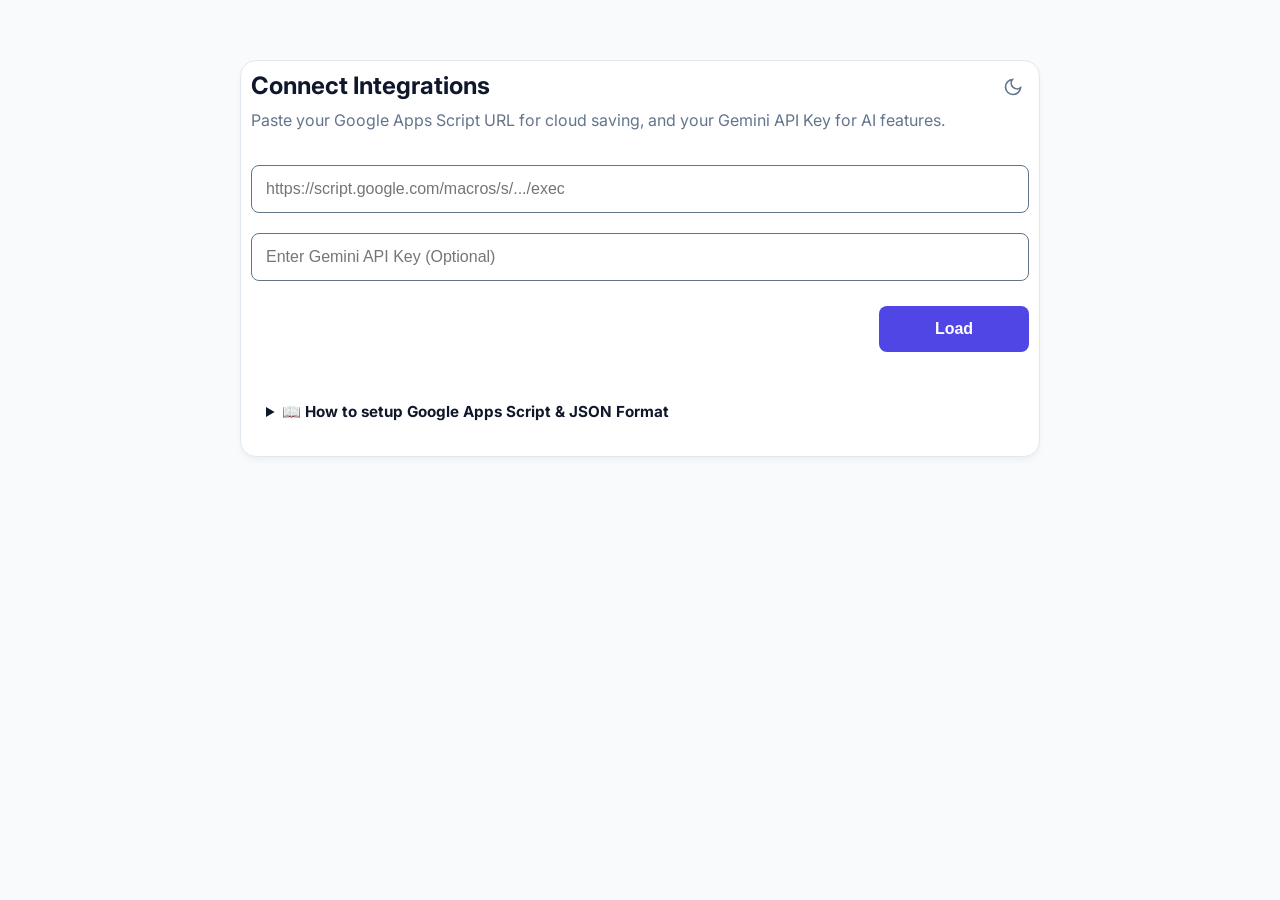
<file: index.html>
<!DOCTYPE html>
<html lang="en">
<head>
    <meta charset="UTF-8">
    <meta name="viewport" content="width=device-width, initial-scale=1.0">
    <title>Dynamic Quiz</title> 
    <link rel="preconnect" href="https://fonts.googleapis.com">
    <link rel="preconnect" href="https://fonts.gstatic.com" crossorigin>
    <link href="https://fonts.googleapis.com/css2?family=Inter:wght@400;500;600;700&display=swap" rel="stylesheet">
    <link rel="stylesheet" href="style.css">
</head>
<body class="">

<div id="progressOverlay" class="overlay hidden"></div>
<div id="progressModal" class="card progress-modal hidden">
    <h3 id="progressTitle" style="margin-top: 0;">Syncing...</h3>
    <p id="progressDesc" style="font-size: 0.9em; color: var(--secondary);">Processing sequentially in batches. Please do not close the page.</p>
    <div style="background: var(--border); border-radius: 8px; height: 20px; overflow: hidden; margin: 15px 0;">
        <div id="progressBar" style="background: var(--green); width: 0%; height: 100%; transition: width 0.3s;"></div>
    </div>
    
    <p id="progressText" style="font-weight: bold; color: var(--text); margin: 0 0 5px 0;">0 / 0</p>
    <p id="progressModelText" style="font-size: 0.85em; color: var(--indigo); margin: 0; font-weight: 600;"></p>
    <p id="progressErrorText" style="color: var(--red); font-weight: bold; font-size: 0.9em; margin: 12px 0 0 0;"></p>
    <button id="cancelApiBtn" class="btn-secondary" style="margin-top: 16px; width: 100%; padding: 12px; border-radius: var(--radius-md); font-weight: 600; cursor: pointer; border: none; font-size: 0.95em;">Cancel Request</button>
</div>

<!-- Review & Notes Modals -->
<div id="reviewOverlay" class="overlay hidden"></div>
<div id="reviewModal" class="card review-modal hidden">
    <button id="closeReviewBtn" class="close-review-btn" title="Close Review">&times;</button>
    
    <!-- NEW: Flex header with Check Again Button -->
    <div style="display: flex; justify-content: space-between; align-items: center; padding-right: 40px; margin-bottom: 5px;">
        <h2 style="margin: 0; color: var(--text);">AI Answer Updates</h2>
        <button id="recheckAllBtn" class="action-btn" style="background: var(--indigo); padding: 8px 16px; font-size: 14px; min-width: auto; flex: none;">
            <svg viewBox="0 0 24 24" width="16" height="16" stroke="currentColor" stroke-width="2" fill="none" stroke-linecap="round" stroke-linejoin="round">
                <path d="M21.5 2v6h-6M21.34 15.57a10 10 0 1 1-.59-10.45l5.25 4.88"></path>
            </svg> Check Again
        </button>
    </div>
    
    <p style="color: var(--secondary); margin-top: 0;">Review the answers modified by the AI below:</p>
    <div id="reviewContent" style="display: flex; flex-direction: column; gap: 15px; margin-top: 15px;"></div>
</div>

<div id="notesOverlay" class="overlay hidden"></div>
<div id="notesModal" class="card notes-modal hidden">
    <button id="closeNotesBtn" class="close-review-btn" title="Close Notes">&times;</button>
    <div class="notes-modal-header" style="display: flex; justify-content: space-between; align-items: center; padding-right: 40px;">
        <h2 style="margin: 0; color: var(--text);">Study Notes</h2>
        <button id="regenerateNotesBtn" class="action-btn" style="background: var(--purple); padding: 8px 16px; font-size: 14px; min-width: auto; flex: none;">
            <svg viewBox="0 0 24 24" width="16" height="16" stroke="currentColor" stroke-width="2" fill="none"><polyline points="23 4 23 10 17 10"></polyline><polyline points="1 20 1 14 7 14"></polyline><path d="M3.51 9a9 9 0 0 0 20.49 15"></path></svg> Regenerate
        </button>
    </div>
    <p style="color: var(--secondary); margin-top: 5px;">Concise, auto-generated notes based on quiz explanations.</p>
    <div id="notesContent" style="display: flex; flex-direction: column; gap: 10px; margin-top: 15px; font-size: 1.05em; line-height: 1.7; white-space: pre-wrap;"></div>
</div>

<!-- Duplicates Modal -->
<div id="duplicatesOverlay" class="overlay hidden" style="z-index: 2000;"></div>
<div id="duplicatesModal" class="card review-modal hidden" style="z-index: 2001; max-width: 850px;">
    <button id="closeDuplicatesBtn" class="close-review-btn" title="Close Duplicates Modal">&times;</button>
    <div style="display: flex; justify-content: space-between; align-items: center; padding-right: 40px; margin-bottom: 5px;">
        <h2 style="margin: 0; color: var(--text);">Check Duplicates</h2>
        <button id="recheckDuplicatesBtn" class="action-btn" style="background: var(--indigo); padding: 8px 16px; font-size: 14px; min-width: auto; flex: none;">
            <svg viewBox="0 0 24 24" width="16" height="16" stroke="currentColor" stroke-width="2" fill="none" stroke-linecap="round" stroke-linejoin="round">
                <path d="M21.5 2v6h-6M21.34 15.57a10 10 0 1 1-.59-10.45l5.25 4.88"></path>
            </svg> Re-check
        </button>
    </div>
    <p id="duplicatesSubtitle" style="color: var(--secondary); margin-top: 0;">Scan quiz questions and options for duplicate entries.</p>
    <div id="duplicatesContent" style="display: flex; flex-direction: column; gap: 15px; margin-top: 15px;"></div>
</div>

<!-- API Settings Modal -->
<div id="apiSettingsOverlay" class="overlay hidden" style="z-index: 2000;"></div>
<div id="apiSettingsModal" class="card review-modal hidden" style="z-index: 2001; max-width: 450px; top: 15%; padding: 30px;">
    <h2 style="margin-top: 0; color: var(--text);">API Settings</h2>
    <p style="color: var(--secondary); margin-top: 0; margin-bottom: 20px;">Update your Gemini API credentials and preferred model.</p>
    
    <label style="font-weight:bold; color: var(--text); display: block; text-align: left;">Gemini API Key:</label>
    <input type="password" id="modalApiKeyInput" placeholder="Leave blank to remove" style="margin: 8px 0 15px 0;">
    
    <label style="font-weight:bold; color: var(--text); display: flex; align-items: center; text-align: left;">
        Gemini Model Name (Optional):
        <span class="info-tooltip" tabindex="0">
            <svg style="color: var(--secondary);" viewBox="0 0 24 24" width="16" height="16" stroke="currentColor" stroke-width="2" fill="none" stroke-linecap="round" stroke-linejoin="round">
                <circle cx="12" cy="12" r="10"></circle>
                <line x1="12" y1="16" x2="12" y2="12"></line>
                <line x1="12" y1="8" x2="12.01" y2="8"></line>
            </svg>
            <span class="tooltip-box">
                <strong style="color: var(--indigo); display: block; margin-bottom: 6px;">Default Models:</strong>
                • gemini-3.6-flash (Primary)<br>
                • gemini-3.5-flash-lite (Fallback)<br><br>
                Leave blank to use defaults. If your primary or custom model (e.g., gemini-3.8-flash) exceeds its quota or rate limit, requests automatically drop to the fallback model (gemini-3.5-flash-lite).
            </span>
        </span>
    </label>
    <input type="text" id="modalApiModelInput" placeholder="e.g., gemini-3.6-flash" style="margin: 8px 0 0 0;">
    
    <p id="apiSettingsError" style="color: var(--red); font-size: 0.9em; font-weight: 600; min-height: 20px; margin: 10px 0 0 0; text-align: left;"></p>
    
    <div class="bottom-actions" style="margin-top: 20px;">
        <button id="saveApiSettingsBtn" class="btn-green">Save Settings</button>
        <button id="cancelApiSettingsBtn" class="btn-secondary">Cancel</button>
    </div>
</div>

<!-- Universal Alert/Confirm Dialog Modal -->
<div id="dialogOverlay" class="overlay hidden" style="z-index: 3000;"></div>
<div id="dialogModal" class="card hidden" style="position: fixed; top: 50%; left: 50%; transform: translate(-50%, -50%); width: 90%; max-width: 420px; z-index: 3001; padding: 30px; text-align: center; display: flex; flex-direction: column;">
    <h2 id="dialogTitle" style="margin-top: 0; color: var(--text);">Notice</h2>
    <p id="dialogMessage" style="color: var(--secondary); margin-top: 5px; margin-bottom: 25px; line-height: 1.5; font-size: 1.05em;"></p>
    <div style="display: flex; gap: 15px; justify-content: center; flex-wrap: wrap;">
        <button id="dialogCancelBtn" class="btn-secondary hidden" style="padding: 12px 24px; border-radius: var(--radius-md); font-weight: 600; cursor: pointer; border: none; flex: 1; font-size: 1em; color: var(--text);">Cancel</button>
        <button id="dialogConfirmBtn" class="btn-primary" style="padding: 12px 24px; border-radius: var(--radius-md); font-weight: 600; cursor: pointer; border: none; flex: 1; color: white; font-size: 1em;">OK</button>
    </div>
</div>

<!-- Configuration Screens -->
<div id="configScreen" class="config-container card">
    <div style="display: flex; justify-content: space-between; align-items: flex-start; margin-bottom: 35px;">
        <div>
            <h2 style="margin: 0 0 10px 0;">Connect Integrations</h2>
            <p style="margin: 0; color: var(--secondary);">Paste your Google Apps Script URL for cloud saving, and your Gemini API Key for AI features.</p>
        </div>
        <button id="themeToggleBtnConfig" class="icon-btn" title="Toggle Theme" style="flex-shrink: 0; margin-left: 15px;"></button>
    </div>
    
    <div style="display: flex; flex-direction: column; gap: 20px;">
        <input type="text" id="scriptUrlInput" placeholder="https://script.google.com/macros/s/.../exec" style="margin: 0;">
        <input type="password" id="geminiApiKeyInput" placeholder="Enter Gemini API Key (Optional)" style="margin: 0;">
    </div>
    
    <div style="display: flex; justify-content: flex-end; margin-top: 25px;">
        <button id="loadBtn" class="action-btn" style="min-width: 150px;">Load</button>
    </div>
    
    <div id="loadProgressContainer" class="hidden" style="margin-top: 25px; padding: 15px; background: var(--bg); border: 1px solid var(--border); border-radius: 8px;">
        <p id="loadProgressText" style="color: var(--primary); font-weight: bold; margin: 0 0 12px 0; display: flex; justify-content: space-between;">
            <span>⏳ Communicating with Google Drive...</span>
        </p>
        <div style="background: var(--border); border-radius: 8px; height: 14px; overflow: hidden; width: 100%;">
            <div id="loadProgressBar" style="background: var(--primary); width: 0%; height: 100%; transition: width 0.5s ease-out, background-color 0.3s ease;"></div>
        </div>
        <p id="loadErrorText" class="hidden" style="color: var(--red); font-size: 0.9em; font-weight: 600; margin: 12px 0 0 0;"></p>
    </div>

    <!-- Setup Guide Section -->
    <div class="guide-section" style="margin: 35px 0 10px 0; padding: 15px; background: var(--edit-bg); border: 1px dashed var(--warning); border-radius: 8px; font-size: 0.95em;">
        <details>
            <summary style="font-weight: bold; cursor: pointer; color: var(--primary-hover); outline: none;">📖 How to setup Google Apps Script & JSON Format</summary>
            <div style="margin-top: 15px; color: var(--text);">
                <h4 style="margin-top: 0;">Google Apps Script Setup</h4>
                <ol style="padding-left: 20px; line-height: 1.6;">
                    <li>Create a blank text file in your Google Drive. Right-click it, select <strong>Share</strong>, and set general access to <strong>Anyone with the link</strong>.</li>
                    <li>Copy the <strong>File ID</strong> from the sharing link.</li>
                    <li>Go to <a href="https://script.google.com" target="_blank" style="color: var(--primary);">script.google.com</a> and click <strong>New Project</strong>.</li>
                    <li>Open this <a href="https://docs.google.com/document/d/16jmzlkyOZBvo28CyPSjJifSOuhsWieFGZusJhTzh8Yg/edit?usp=drivesdk" target="_blank" style="color: var(--primary);"><strong>Sample Google Script</strong></a>, copy its contents, and paste it into your new Apps Script project.</li>
                    <li>Inside the script editor, locate the variable for the File ID and replace it.</li>
                    <li>Click <strong>Deploy</strong> &gt; <strong>New deployment</strong> in the top right.</li>
                    <li>Select the gear icon and choose <strong>Web app</strong>.</li>
                    <li>Set <em>Execute as</em> to <strong>Me</strong> and <em>Who has access</em> to <strong>Anyone</strong>.</li>
                    <li>Click <strong>Deploy</strong>, copy the resulting <strong>Web app URL</strong>, and paste it in the input above.</li>
                </ol>
            </div>
        </details>
    </div>
</div>

<div id="jsonInputScreen" class="config-container card hidden">
    <h2 id="jsonScreenTitle">Upload Quiz Data</h2>
    <p id="jsonScreenDesc">Paste your JSON array of questions here:</p>
    <textarea id="jsonInput" placeholder='[ { "question": "What is the capital of France?", "options": ["Berlin", "London", "Paris", "Rome"], "correctAnswers": [2] } ]'></textarea>
    <div class="button-group" style="margin-top: 0;">
        <button id="saveNewJsonBtn" class="action-btn">Save to Cloud & Start</button>
        <button id="cancelJsonBtn" class="action-btn btn-warning hidden">Cancel</button>
    </div>
</div>

<!-- Main App UI -->
<div id="quizApp" class="app-wrapper hidden">
    <!-- LEFT COLUMN -->
    <div class="left-column">
        <!-- Status Header -->
        <div class="card status-card">
            <div class="status-left">
                <svg viewBox="0 0 24 24" width="28" height="28" stroke="var(--secondary)" stroke-width="2" fill="none"><path d="M17.5 19H9a7 7 0 1 1 6.71-9h1.79a4.5 4.5 0 1 1 0 9Z"></path></svg>
                <div class="status-text">
                    <div class="status-title">Drive Sync Status</div>
                    <div id="syncIndicator" class="sync-status">Active & Connected <span class="dot success-dot"></span></div>
                </div>
            </div>
            <div class="status-right">
                <button id="themeToggleBtn" class="icon-btn" title="Toggle Theme">
                    <svg viewBox="0 0 24 24" width="20" height="20" stroke="currentColor" stroke-width="2" fill="none"><circle cx="12" cy="12" r="5"></circle><line x1="12" y1="1" x2="12" y2="3"></line><line x1="12" y1="21" x2="12" y2="23"></line><line x1="4.22" y1="4.22" x2="5.64" y2="5.64"></line><line x1="18.36" y1="18.36" x2="19.78" y2="19.78"></line><line x1="1" y1="12" x2="3" y2="12"></line><line x1="21" y1="12" x2="23" y2="12"></line><line x1="4.22" y1="19.78" x2="5.64" y2="18.36"></line><line x1="18.36" y1="5.64" x2="19.78" y2="4.22"></line></svg>
                </button>
                <button id="changeApiKeyBtn" class="icon-btn" title="Change API Key & Model">
                    <svg viewBox="0 0 24 24" width="20" height="20" stroke="currentColor" stroke-width="2" fill="none"><path d="M21 2l-2 2m-7.61 7.61a5.5 5.5 0 1 1-7.778 7.778 5.5 5.5 0 0 1 7.777-7.777zm0 0L15.5 7.5m0 0l3 3L22 7l-3-3m-3.5 3.5L19 4"></path></svg>
                </button>
            </div>
        </div>

        <!-- Progress Sidebar -->
        <div class="card sidebar-card">
            <h3 class="sidebar-header">Quiz Progress <span id="progressMeta" style="color: var(--secondary); font-weight: normal; font-size: 0.9em;">(0/0)</span></h3>
            <div id="navGrid" class="nav-grid"></div>
        </div>
    </div>

    <!-- RIGHT COLUMN -->
    <div class="right-column">
        <!-- Action Toolbar -->
        <div class="card toolbar-card">
            <div class="toolbar-actions">
                <button id="addQBtn" class="toolbar-btn btn-add" title="Add New Question">
                    <svg viewBox="0 0 24 24" width="16" height="16" stroke="currentColor" stroke-width="2.5" fill="none" stroke-linecap="round" stroke-linejoin="round">
                        <line x1="12" y1="5" x2="12" y2="19"></line>
                        <line x1="5" y1="12" x2="19" y2="12"></line>
                    </svg>
                    <span class="btn-text">New Question</span>
                </button>
                <button id="checkDuplicatesBtn" class="toolbar-btn btn-duplicates" title="Check for Duplicate Questions">
                    <svg viewBox="0 0 24 24" width="16" height="16" stroke="currentColor" stroke-width="2" fill="none" stroke-linecap="round" stroke-linejoin="round">
                        <rect x="9" y="9" width="13" height="13" rx="2" ry="2"></rect>
                        <path d="M5 15H4a2 2 0 0 1-2-2V4a2 2 0 0 1 2-2h9a2 2 0 0 1 2 2v1"></path>
                    </svg>
                    <span class="btn-text">Check Duplicates</span>
                </button>
                
                <div class="toolbar-spacer"></div>

                <div class="menu-dropdown-container">
                    <button id="menuDropdownBtn" class="toolbar-btn btn-menu" aria-haspopup="true" aria-expanded="false" title="Menu Actions">
                        <svg viewBox="0 0 24 24" width="16" height="16" stroke="currentColor" stroke-width="2" fill="none" stroke-linecap="round" stroke-linejoin="round">
                            <line x1="4" y1="12" x2="20" y2="12"></line>
                            <line x1="4" y1="6" x2="20" y2="6"></line>
                            <line x1="4" y1="18" x2="20" y2="18"></line>
                        </svg>
                        <span class="btn-text">Actions</span>
                        <svg class="dropdown-chevron" viewBox="0 0 24 24" width="14" height="14" stroke="currentColor" stroke-width="2" fill="none" stroke-linecap="round" stroke-linejoin="round">
                            <polyline points="6 9 12 15 18 9"></polyline>
                        </svg>
                    </button>
                    <div id="actionsDropdownMenu" class="actions-dropdown-menu hidden" role="menu">
                        <div class="dropdown-section-title">Quiz Management</div>
                        <button id="menuAddQBtn" class="dropdown-item" role="menuitem">
                            <svg viewBox="0 0 24 24" width="16" height="16" stroke="currentColor" stroke-width="2" fill="none" stroke-linecap="round" stroke-linejoin="round">
                                <line x1="12" y1="5" x2="12" y2="19"></line>
                                <line x1="5" y1="12" x2="19" y2="12"></line>
                            </svg>
                            <span>Add New Question</span>
                        </button>
                        <button id="menuCheckDuplicatesBtn" class="dropdown-item" role="menuitem">
                            <svg viewBox="0 0 24 24" width="16" height="16" stroke="currentColor" stroke-width="2" fill="none" stroke-linecap="round" stroke-linejoin="round">
                                <rect x="9" y="9" width="13" height="13" rx="2" ry="2"></rect>
                                <path d="M5 15H4a2 2 0 0 1-2-2V4a2 2 0 0 1 2-2h9a2 2 0 0 1 2 2v1"></path>
                            </svg>
                            <span>Check Duplicates</span>
                        </button>
                        <button id="exportJsonBtn" class="dropdown-item" role="menuitem">
                            <svg viewBox="0 0 24 24" width="16" height="16" stroke="currentColor" stroke-width="2" fill="none"><rect x="9" y="9" width="13" height="13" rx="2" ry="2"></rect><path d="M5 15H4a2 2 0 0 1-2-2V4a2 2 0 0 1 2-2h9a2 2 0 0 1 2 2v1"></path></svg>
                            <span>Copy JSON</span>
                        </button>
                        <button id="reuploadBtn" class="dropdown-item" role="menuitem">
                            <svg viewBox="0 0 24 24" width="16" height="16" stroke="currentColor" stroke-width="2" fill="none"><path d="M22 19a2 2 0 0 1-2 2H4a2 2 0 0 1-2-2V5a2 2 0 0 1 2-2h5l2 3h9a2 2 0 0 1 2 2z"></path></svg>
                            <span>New JSON</span>
                        </button>
                        <button id="restartQuizBtn" class="dropdown-item" role="menuitem">
                            <svg viewBox="0 0 24 24" width="16" height="16" stroke="currentColor" stroke-width="2" fill="none"><polyline points="1 4 1 10 7 10"></polyline><polyline points="23 20 23 14 17 14"></polyline><path d="M20.49 9A9 9 0 0 0 5.64 5.64L1 10m22 4l-4.64 4.36A9 9 0 0 1 3.51 15"></path></svg>
                            <span>Restart Quiz</span>
                        </button>

                        <div class="dropdown-divider"></div>
                        <div class="dropdown-section-title">AI Assistance</div>
                        <button id="checkAllBtn" class="dropdown-item" role="menuitem">
                            <svg viewBox="0 0 24 24" width="16" height="16" stroke="currentColor" stroke-width="2" fill="none" stroke-linecap="round" stroke-linejoin="round">
                                <path d="M9.5 2L12 8.5 18.5 11 12 13.5 9.5 20 7 13.5 0.5 11 7 8.5z"></path><path d="M19 2l1.5 3.5 3.5 1.5-3.5 1.5L19 12l-1.5-3.5L14 7l3.5-1.5z"></path>
                            </svg>
                            <span>Check All (AI)</span>
                        </button>
                        <button id="notesBtn" class="dropdown-item" role="menuitem">
                            <svg viewBox="0 0 24 24" width="16" height="16" stroke="currentColor" stroke-width="2" fill="none"><path d="M14 2H6a2 2 0 0 0-2 2v16a2 2 0 0 0 2 2h12a2 2 0 0 0 2-2V8z"></path><polyline points="14 2 14 8 20 8"></polyline><line x1="16" y1="13" x2="8" y2="13"></line><line x1="16" y1="17" x2="8" y2="17"></line><polyline points="10 9 9 9 8 9"></polyline></svg>
                            <span>Study Notes</span>
                        </button>

                        <div class="dropdown-divider"></div>
                        <div class="dropdown-section-title">Settings & Danger</div>
                        <button id="menuApiSettingsBtn" class="dropdown-item" role="menuitem">
                            <svg viewBox="0 0 24 24" width="16" height="16" stroke="currentColor" stroke-width="2" fill="none"><path d="M21 2l-2 2m-7.61 7.61a5.5 5.5 0 1 1-7.778 7.778 5.5 5.5 0 0 1 7.777-7.777zm0 0L15.5 7.5m0 0l3 3L22 7l-3-3m-3.5 3.5L19 4"></path></svg>
                            <span>API Settings</span>
                        </button>
                        <button id="clearCacheBtn" class="dropdown-item dropdown-item-danger" role="menuitem">
                            <svg viewBox="0 0 24 24" width="16" height="16" stroke="currentColor" stroke-width="2" fill="none"><circle cx="12" cy="12" r="10"></circle><line x1="4.93" y1="4.93" x2="19.07" y2="19.07"></line></svg>
                            <span>Unlink Services</span>
                        </button>
                    </div>
                </div>
            </div>
        </div>

        <!-- Main Quiz Content -->
        <div class="card quiz-card">
            <!-- Meta Header -->
            <div class="q-meta">
                <div id="qMetaText" class="meta-left">Score: 0 &middot; Question: 1</div>
                <div class="meta-right">
                    <button id="addQMetaBtn" class="icon-btn" title="Add New Question">
                        <svg viewBox="0 0 24 24" width="20" height="20" stroke="currentColor" stroke-width="2" fill="none" stroke-linecap="round" stroke-linejoin="round">
                            <line x1="12" y1="5" x2="12" y2="19"></line>
                            <line x1="5" y1="12" x2="19" y2="12"></line>
                        </svg>
                    </button>
                    <button id="editPenBtn" class="icon-btn" title="Edit Question & Options">
                        <svg viewBox="0 0 24 24" width="20" height="20" stroke="currentColor" stroke-width="2" fill="none"><path d="M11 4H4a2 2 0 0 0-2 2v14a2 2 0 0 0 2 2h14a2 2 0 0 0 2-2v-7"></path><path d="M18.5 2.5a2.121 2.121 0 0 1 3 3L12 15l-4 1 1-4 9.5-9.5z"></path></svg>
                    </button>
                    <!-- Ask AI Button now uses Star/Sparkle SVG -->
                    <button id="geminiHelpBtn" class="icon-btn" title="Ask AI to verify answer & explain">
                        <svg viewBox="0 0 24 24" width="20" height="20" stroke="currentColor" stroke-width="2" fill="none" stroke-linecap="round" stroke-linejoin="round">
                            <path d="M9.5 2L12 8.5 18.5 11 12 13.5 9.5 20 7 13.5 0.5 11 7 8.5z"></path><path d="M19 2l1.5 3.5 3.5 1.5-3.5 1.5L19 12l-1.5-3.5L14 7l3.5-1.5z"></path>
                        </svg>
                    </button>
                    <button id="copyQBtn" class="icon-btn" title="Copy Question to Clipboard">
                        <svg viewBox="0 0 24 24" width="20" height="20" stroke="currentColor" stroke-width="2" fill="none"><path d="M16 4h2a2 2 0 0 1 2 2v14a2 2 0 0 1-2 2H6a2 2 0 0 1-2-2V6a2 2 0 0 1 2-2h2"></path><rect x="8" y="2" width="8" height="4" rx="1" ry="1"></rect></svg>
                    </button>
                </div>
            </div>
            
            <div id="qText" class="q-text"></div>
            
            <div id="missingAnswerWarning" class="hidden warning-banner"></div>
            
            <div id="options" class="options-container"></div>
            
            <div id="editFormContainer" class="edit-form-container hidden">
                <label style="font-weight:bold; color: var(--text);">Question Text:</label>
                <textarea id="editQTextInput" style="height: 100px; margin-top: 8px; font-size:16px;"></textarea>
                
                <label style="font-weight:bold; color: var(--text); margin-top: 15px; display: block;">Options (Check the correct answers):</label>
                <div id="editOptionsList" style="margin-top: 10px;"></div>
                
                <button id="addOptionBtn" class="action-btn" style="background: var(--secondary); padding: 8px 16px; font-size: 14px; margin-top: 10px; min-width: auto; flex: none;">+ Add Option</button>
            </div>

            <!-- Explanation Box -->
            <div id="explanationContainer" class="explanation-box hidden">
                <button id="toggleExplanationBtn" class="explanation-toggle">
                    <svg class="chevron" viewBox="0 0 24 24" width="18" height="18" stroke="currentColor" stroke-width="2" fill="none" stroke-linecap="round" stroke-linejoin="round"><polyline points="6 9 12 15 18 9"></polyline></svg>
                    <span>Show Explanation</span>
                </button>
                <div id="explanationText" class="explanation-content"></div>
            </div>

            <!-- Bottom Action Buttons -->
            <div class="bottom-actions">
                <button id="submitBtn" class="btn-primary">
                    <svg viewBox="0 0 24 24" width="18" height="18" stroke="currentColor" stroke-width="2" fill="none"><path d="M5 12h14M12 5l7 7-7 7"/></svg> Submit Answer
                </button>
                <button id="nextBtn" class="btn-green hidden">
                    <svg viewBox="0 0 24 24" width="18" height="18" stroke="currentColor" stroke-width="2" fill="none"><path d="M5 12h14M12 5l7 7-7 7"/></svg> Next Question
                </button>
                <button id="markBtn" class="btn-purple hidden">
                    <svg viewBox="0 0 24 24" width="18" height="18" stroke="currentColor" stroke-width="2" fill="none"><path d="M19 21l-7-5-7 5V5a2 2 0 0 1 2-2h10a2 2 0 0 1 2 2z"></path></svg> Mark Question
                </button>
                <button id="fixJsonBtn" class="btn-red hidden">
                    <svg viewBox="0 0 24 24" width="18" height="18" stroke="currentColor" stroke-width="2" fill="none"><path d="M11 4H4a2 2 0 0 0-2 2v14a2 2 0 0 0 2 2h14a2 2 0 0 0 2-2v-7"></path><path d="M18.5 2.5a2.121 2.121 0 0 1 3 3L12 15l-4 1 1-4 9.5-9.5z"></path></svg> Edit Question
                </button>
                <button id="saveDataBtn" class="btn-green hidden">
                    <svg viewBox="0 0 24 24" width="18" height="18" stroke="currentColor" stroke-width="2" fill="none" stroke-linecap="round" stroke-linejoin="round"><polyline points="20 6 9 17 4 12"></polyline></svg> Save Changes
                </button>
                <!-- NEW DELETE BUTTON -->
                <button id="deleteQBtn" class="btn-red hidden">
                    <svg viewBox="0 0 24 24" width="18" height="18" stroke="currentColor" stroke-width="2" fill="none"><polyline points="3 6 5 6 21 6"></polyline><path d="M19 6v14a2 2 0 0 1-2 2H7a2 2 0 0 1-2-2V6m3 0V4a2 2 0 0 1 2-2h4a2 2 0 0 1 2 2v2"></path></svg> Delete
                </button>
                <button id="cancelEditBtn" class="btn-secondary hidden">Cancel</button>
            </div>
        </div>
    </div>
</div>

<script src="script.js"></script>
</body>
</html>
</file>
<file: style.css>
/* ========================================================
   MODERN UI DESIGN SYSTEM - Figma Aligned
   ======================================================== */

/* LIGHT THEME (Default Variables) */
:root { 
    --primary: #4F46E5;       
    --secondary: #64748B;     
    --bg: #F8FAFC;            
    --card-bg: #FFFFFF;       
    --text: #0F172A;          
    --text-muted: #475569;
    
    --border: #E2E8F0;
    --option-bg: #F8FAFC;
    --option-hover: #F1F5F9;

    --indigo: #4F46E5;
    --purple: #9333EA;
    --teal: #0EA5E9;
    --green: #059669;
    --yellow: #EAB308;
    --red: #DC2626;
    --orange: #EA580C;
    --pink-glow: #EC4899;     
    
    --tile-unanswered: #E2E8F0;
    --tile-correct: #10B981;
    --tile-incorrect: #EF4444;

    --radius-md: 8px;
    --radius-lg: 16px;
    --shadow: 0 4px 6px -1px rgba(0, 0, 0, 0.05);
    --shadow-hover: 0 10px 15px -3px rgba(0, 0, 0, 0.1);
}

/* DARK THEME */
body.dark-theme {
    --primary: #4F46E5;       
    --secondary: #94A3B8;     
    --bg: #0B0C10;            
    --card-bg: #16181D;       
    --text: #F8FAFC;          
    --text-muted: #CBD5E1;
    
    --border: #2C2E33;
    --option-bg: #1C1E24;
    --option-hover: #262931;

    --green: #10B981;
    --red: #EF4444;
    --pink-glow: #F472B6;     
    
    --tile-unanswered: #272A30;
    --tile-correct: #065F46;
    --tile-incorrect: #991B1B;

    --shadow: 0 10px 25px -5px rgba(0, 0, 0, 0.5);
    --shadow-hover: 0 15px 35px -5px rgba(0, 0, 0, 0.6);
}

* { box-sizing: border-box; }

body { 
    font-family: 'Inter', sans-serif; 
    background: var(--bg); 
    padding: 20px; 
    color: var(--text); 
    margin: 0; 
    min-height: 100vh;
    transition: background-color 0.3s ease, color 0.3s ease;
}

/* ========================================================
   TWO-COLUMN LAYOUT
   ======================================================== */
.app-wrapper { 
    display: flex; 
    gap: 24px; 
    max-width: 1200px; 
    margin: 0 auto 40px auto; 
    align-items: flex-start; 
}
.left-column {
    display: flex;
    flex-direction: column;
    gap: 20px;
    width: 320px;
    flex-shrink: 0;
    /* Fix 1: Make it stick to the viewport height */
    position: sticky;
    top: 20px;
    height: calc(100vh - 40px);
}
.right-column {
    display: flex;
    flex-direction: column;
    gap: 20px;
    flex: 1;
    min-width: 0;
}
.config-container { max-width: 800px; margin: 40px auto; }

.card { 
    background: var(--card-bg); 
    border-radius: var(--radius-lg); 
    box-shadow: var(--shadow); 
    border: 1px solid var(--border);
    transition: all 0.3s cubic-bezier(0.4, 0, 0.2, 1);
    padding: 10px;
}

/* ========================================================
   LEFT COLUMN (Header & Progress)
   ======================================================== */
.status-card {
    padding: 20px;
    display: flex;
    justify-content: space-between;
    align-items: center;
}
.status-left {
    display: flex;
    align-items: center;
    gap: 12px;
}
.status-title {
    font-size: 0.9em;
    font-weight: 600;
    color: var(--text);
}
.sync-status {
    font-size: 0.8em;
    color: var(--secondary);
    display: flex;
    align-items: center;
    gap: 6px;
    margin-top: 2px;
}
.dot { width: 8px; height: 8px; border-radius: 50%; }
.success-dot { background: var(--green); box-shadow: 0 0 8px var(--green); }
.warning-dot { background: var(--yellow); box-shadow: 0 0 8px var(--yellow); }
.error-dot { background: var(--red); box-shadow: 0 0 8px var(--red); }

.status-right { display: flex; gap: 10px; }
.icon-btn {
    background: transparent; border: none; color: var(--secondary);
    cursor: pointer; padding: 6px; border-radius: var(--radius-md);
    transition: all 0.2s cubic-bezier(0.4, 0, 0.2, 1); 
    display: flex; align-items: center; justify-content: center;
}
.icon-btn:hover { color: var(--text); background: var(--border); }
.icon-btn:active { transform: scale(0.9); }

.sidebar-card { 
    padding: 25px; 
    display: flex;
    flex-direction: column;
    flex: 1;
    min-height: 0;
}
.sidebar-header { margin: 0 0 20px 0; font-size: 1.1em; display: flex; justify-content: space-between; }
.nav-grid { 
    display: grid; 
    grid-template-columns: repeat(auto-fill, minmax(45px, 1fr)); 
    gap: 12px;
    /* Fix 1: Make grid container scrollable */
    overflow-y: auto;
    flex: 1;
    align-content: start;
    padding-right: 5px;
}
.nav-grid::-webkit-scrollbar { width: 6px; }
.nav-grid::-webkit-scrollbar-thumb { background-color: var(--secondary); border-radius: 4px; }
.nav-btn { 
    width: 100%; aspect-ratio: 1; border: none; 
    background: var(--tile-unanswered); border-radius: var(--radius-md); 
    cursor: pointer; transition: all 0.2s cubic-bezier(0.4, 0, 0.2, 1); 
    color: var(--secondary);
    font-weight: 600; font-size: 0.9em;
    display: flex; align-items: center; justify-content: center;
}
.nav-btn:hover { filter: brightness(1.2); transform: translateY(-2px); box-shadow: var(--shadow-hover); }
.nav-btn:active { transform: scale(0.95); }
.nav-btn.correct, .nav-btn.incorrect, .nav-btn.marked { color: white; } 
.nav-btn.correct { background: var(--tile-correct); }
.nav-btn.incorrect { background: var(--tile-incorrect); }
.nav-btn.marked { background: var(--purple); }
.nav-btn.active { 
    outline: 2px solid var(--text); 
    outline-offset: 3px;
    transform: scale(1.1); 
    color: var(--text); 
    font-weight: 800;
    z-index: 5;
}

/* ========================================================
   RIGHT COLUMN (Action Grid & Quiz Content)
   ======================================================== */
/* ========================================================
   RIGHT COLUMN (Action Toolbar & Dropdown)
   ======================================================== */
.actions-card, .toolbar-card { 
    padding: 12px 18px; 
    position: relative;
    z-index: 20;
}

.toolbar-actions {
    display: flex;
    align-items: center;
    gap: 10px;
    width: 100%;
}

.toolbar-spacer { flex: 1; }

.toolbar-btn {
    padding: 10px 16px;
    border-radius: var(--radius-md);
    font-weight: 600;
    font-size: 0.9em;
    cursor: pointer;
    display: inline-flex;
    align-items: center;
    justify-content: center;
    gap: 8px;
    transition: all 0.2s cubic-bezier(0.4, 0, 0.2, 1);
    border: 1px solid transparent;
    line-height: 1;
    white-space: nowrap;
    text-decoration: none;
}
.toolbar-btn svg { flex-shrink: 0; }

/* Primary Plus Button */
.toolbar-btn.btn-add {
    background: var(--indigo);
    color: #ffffff;
    border-color: var(--indigo);
}
.toolbar-btn.btn-add:hover {
    filter: brightness(1.1);
    transform: translateY(-1px);
    box-shadow: var(--shadow-hover);
}
.toolbar-btn.btn-add:active { transform: scale(0.97); }

/* Duplicates Button */
.toolbar-btn.btn-duplicates {
    background: var(--option-bg);
    color: var(--text);
    border-color: var(--border);
}
.toolbar-btn.btn-duplicates:hover {
    background: var(--option-hover);
    border-color: var(--secondary);
    transform: translateY(-1px);
}
.toolbar-btn.btn-duplicates:active { transform: scale(0.97); }

/* Menu Dropdown Trigger */
.menu-dropdown-container {
    position: relative;
}

.toolbar-btn.btn-menu {
    background: var(--option-bg);
    color: var(--text);
    border-color: var(--border);
}
.toolbar-btn.btn-menu:hover,
.toolbar-btn.btn-menu.open {
    background: var(--option-hover);
    border-color: var(--indigo);
    color: var(--indigo);
}
.toolbar-btn.btn-menu .dropdown-chevron {
    transition: transform 0.2s ease;
}
.toolbar-btn.btn-menu.open .dropdown-chevron {
    transform: rotate(180deg);
}

/* Dropdown Menu Popup */
.actions-dropdown-menu {
    position: absolute;
    top: calc(100% + 8px);
    right: 0;
    width: 250px;
    background: var(--card-bg);
    border: 1px solid var(--border);
    border-radius: var(--radius-md);
    box-shadow: var(--shadow-hover);
    padding: 6px;
    z-index: 100;
    display: flex;
    flex-direction: column;
    gap: 2px;
    animation: dropdownFadeIn 0.18s cubic-bezier(0.16, 1, 0.3, 1);
}

@keyframes dropdownFadeIn {
    from {
        opacity: 0;
        transform: translateY(-6px) scale(0.98);
    }
    to {
        opacity: 1;
        transform: translateY(0) scale(1);
    }
}

.dropdown-section-title {
    font-size: 0.72em;
    font-weight: 700;
    text-transform: uppercase;
    letter-spacing: 0.05em;
    color: var(--secondary);
    padding: 6px 10px 4px 10px;
}

.dropdown-divider {
    height: 1px;
    background: var(--border);
    margin: 4px 0;
}

.dropdown-item {
    width: 100%;
    padding: 9px 12px;
    border: none;
    border-radius: 6px;
    background: transparent;
    color: var(--text);
    font-size: 0.88em;
    font-weight: 500;
    cursor: pointer;
    display: flex;
    align-items: center;
    gap: 10px;
    text-align: left;
    transition: background-color 0.15s ease, color 0.15s ease;
}
.dropdown-item svg {
    color: var(--secondary);
    flex-shrink: 0;
    transition: color 0.15s ease;
}
.dropdown-item:hover {
    background: var(--option-hover);
    color: var(--indigo);
}
.dropdown-item:hover svg {
    color: var(--indigo);
}
.dropdown-item:active { transform: scale(0.99); }

.dropdown-item-danger {
    color: var(--red);
}
.dropdown-item-danger svg {
    color: var(--red);
}
.dropdown-item-danger:hover {
    background: rgba(239, 68, 68, 0.12);
    color: var(--red);
}
.dropdown-item-danger:hover svg {
    color: var(--red);
}

.action-btn { 
    padding: 14px 24px; 
    font-weight: 600; 
    font-size: 16px; 
    background: var(--indigo); 
    color: white;
    border: none;
    border-radius: var(--radius-md);
    cursor: pointer;
    display: inline-flex;
    align-items: center;
    justify-content: center;
    gap: 8px;
    transition: all 0.2s cubic-bezier(0.4, 0, 0.2, 1);
}
.action-btn:hover:not(:disabled) { transform: translateY(-2px); filter: brightness(1.1); box-shadow: var(--shadow-hover); }
.action-btn:active:not(:disabled) { transform: scale(0.97); box-shadow: var(--shadow); }
.action-btn:disabled { opacity: 0.6; cursor: not-allowed; transform: none; }

.btn-indigo, .btn-primary { background: var(--indigo); color: white; }
.btn-purple { background: var(--purple); color: white; }
.btn-blue { background: var(--teal); color: white; }
.btn-teal { background: var(--teal); color: white; } 
.btn-green { background: var(--green); color: white; }
.btn-yellow { background: var(--yellow); color: #000; }
.btn-red { background: var(--red); color: white; }

.quiz-card { padding: 35px; }

.q-meta { 
    display: flex; justify-content: space-between; align-items: center; 
    margin-bottom: 25px; border-bottom: 1px solid var(--border); padding-bottom: 15px;
}
.meta-left { font-size: 0.95em; color: var(--secondary); font-weight: 500; }
.meta-right { display: flex; gap: 10px; }
.q-text { 
    font-size: 1.2em; 
    margin-bottom: 30px; 
    font-weight: 600; 
    line-height: 1.5; 
    
    /* NEW: Greyish container styles */
    background: rgba(100, 116, 139, 0.08); /* Subtle grey that adapts to both light/dark themes */
    padding: 24px;
    border-radius: var(--radius-md);
    border: 1px solid var(--border);
}

.options-container { display: flex; flex-direction: column; gap: 14px; }
.option-label { 
    display: flex; align-items: center; padding: 18px 20px; 
    border: 1px solid var(--border); cursor: pointer; border-radius: var(--radius-md); 
    background: var(--option-bg); font-size: 1.05em; font-weight: 500;
    transition: all 0.2s cubic-bezier(0.4, 0, 0.2, 1);
}
.option-label:hover:not(.disabled) { background: var(--option-hover); border-color: var(--secondary); transform: translateY(-1px); box-shadow: var(--shadow-sm); }
.option-label:active:not(.disabled) { transform: scale(0.99); }

.option-label input[type="radio"], .option-label input[type="checkbox"] {
    appearance: none; -webkit-appearance: none;
    width: 20px; height: 20px; margin: 0 16px 0 0; flex-shrink: 0;
    border: 2px solid var(--secondary); border-radius: 50%; 
    display: grid; place-content: center; cursor: pointer;
}
.option-label input[type="checkbox"] { border-radius: 6px; }

.option-label input::before {
    content: ""; width: 10px; height: 10px; border-radius: 50%;
    transform: scale(0); box-shadow: inset 1em 1em var(--pink-glow);
    transition: 0.2s transform cubic-bezier(0.4, 0, 0.2, 1);
}
.option-label input[type="checkbox"]::before { border-radius: 3px; }

.option-label:has(input:checked) {
    border-color: var(--pink-glow);
    background: rgba(244, 114, 182, 0.08);
}
.option-label input:checked { border-color: var(--pink-glow); }
.option-label input:checked::before { transform: scale(1); }

.option-label.correct { background: rgba(16, 185, 129, 0.15) !important; border-color: var(--green) !important; color: var(--green) !important; }
.option-label.correct input { border-color: var(--green); }
.option-label.correct input:checked::before { box-shadow: inset 1em 1em var(--green); }

.option-label.incorrect { background: rgba(239, 68, 68, 0.15) !important; border-color: var(--red) !important; color: var(--red) !important; }
.option-label.incorrect input { border-color: var(--red); }
.option-label.incorrect input:checked::before { box-shadow: inset 1em 1em var(--red); }
.option-label.disabled { cursor: not-allowed; opacity: 0.8; }

.explanation-box { 
    margin-top: 30px; 
    padding: 15px 20px; 
    background: var(--option-bg); 
    border-radius: var(--radius-md); 
    border: 1px solid var(--border);
    transition: all 0.3s ease;
}
.explanation-toggle {
    background: none; border: none; font-weight: 600; 
    color: var(--secondary); cursor: pointer; padding: 0; font-size: 0.95em;
    display: inline-flex; align-items: center; gap: 8px; width: 100%; text-align: left;
    transition: color 0.2s;
}
.explanation-toggle:hover { color: var(--text); }
.explanation-content { 
    color: var(--text-muted); line-height: 1.6; font-size: 0.95em; 
    max-height: 0; opacity: 0; margin-top: 0; overflow: hidden;
    transition: max-height 0.3s ease-in-out, opacity 0.3s ease-in-out, margin-top 0.3s ease-in-out;
}
.explanation-content.expanded { max-height: 800px; opacity: 1; margin-top: 15px; }
.explanation-toggle .chevron { transition: transform 0.3s ease; }
.explanation-toggle.open .chevron { transform: rotate(180deg); }

.bottom-actions { display: flex; gap: 12px; margin-top: 35px; flex-wrap: wrap; }
.bottom-actions button {
    padding: 14px 24px; border: none; border-radius: var(--radius-md);
    font-weight: 500; font-size: 1em; color: white; cursor: pointer;
    display: inline-flex; align-items: center; justify-content: center; gap: 8px;
    transition: all 0.2s cubic-bezier(0.4, 0, 0.2, 1); flex: 1;
}
.bottom-actions button:hover:not(:disabled) { transform: translateY(-2px); filter: brightness(1.1); box-shadow: var(--shadow-hover); }
.bottom-actions button:active:not(:disabled) { transform: scale(0.97); box-shadow: var(--shadow); }
.btn-secondary { 
    background: var(--border) !important; 
    color: var(--text) !important; 
}

.warning-banner { 
    width: 100%;
    box-sizing: border-box;
    padding: 14px 18px; 
    margin-bottom: 24px; 
    background: rgba(239, 68, 68, 0.15); 
    color: var(--red); 
    border: 1px solid var(--red); 
    border-radius: var(--radius-md); 
    font-size: 0.95em; 
}

input[type="text"], input[type="password"], textarea { 
    width: 100%; padding: 14px; margin: 15px 0; 
    border: 1px solid var(--secondary); 
    border-radius: var(--radius-md); 
    background: var(--card-bg); 
    color: var(--text); font-size: 16px; 
    transition: all 0.2s ease;
}
input:focus, textarea:focus { 
    outline: none; border-color: var(--indigo); 
    box-shadow: 0 0 0 3px rgba(79, 70, 229, 0.15); 
}
.edit-form-container { background: var(--option-bg); padding: 25px; border-radius: var(--radius-md); margin-bottom: 25px; }
#addOptionBtn { background-color: var(--secondary) !important; color: #ffffff !important; border: none; }
#addOptionBtn:hover { filter: brightness(1.1); }

.overlay { position: fixed; top: 0; left: 0; width: 100vw; height: 100vh; background: rgba(0,0,0,0.8); z-index: 999; }
.progress-modal { position: fixed; top: 50%; left: 50%; transform: translate(-50%, -50%); z-index: 1000; width: 90%; max-width: 420px; text-align: center; }

@keyframes pulse-bar {
    0% { opacity: 1; }
    50% { opacity: 0.5; }
    100% { opacity: 1; }
}
.pulsing { animation: pulse-bar 1.5s infinite ease-in-out; }

.review-modal, .notes-modal { 
    position: fixed; top: 5%; left: 50%; transform: translateX(-50%); 
    width: 90%; max-width: 900px; max-height: 90vh; overflow-y: auto; 
    z-index: 1001; padding: 35px; display: flex; flex-direction: column; 
}
.close-review-btn { 
    position: sticky; top: -20px; align-self: flex-end; 
    margin-top: -20px; margin-right: -20px; margin-bottom: 10px;
    background: var(--card-bg); border: 1px solid var(--border);
    border-radius: 50%; width: 36px; height: 36px; font-size: 1.5em; 
    display: flex; align-items: center; justify-content: center;
    cursor: pointer; color: var(--secondary); z-index: 100;
    box-shadow: var(--shadow-sm); transition: all 0.2s cubic-bezier(0.4, 0, 0.2, 1);
}
.close-review-btn:hover { color: var(--danger); transform: scale(1.1); border-color: var(--danger); }
.close-review-btn:active { transform: scale(0.95); }

/* Custom Info Tooltip for API Settings */
.info-tooltip {
    position: relative;
    display: inline-flex;
    align-items: center;
    margin-left: 8px;
    cursor: help;
    outline: none;
}
.info-tooltip .tooltip-box {
    visibility: hidden;
    width: 280px;
    background: var(--card-bg);
    color: var(--text-muted);
    text-align: left;
    border: 1px solid var(--border);
    border-radius: var(--radius-md);
    padding: 12px;
    position: absolute;
    z-index: 1005;
    bottom: 140%;
    left: 50%;
    transform: translateX(-50%) translateY(5px);
    box-shadow: var(--shadow-hover);
    font-size: 0.85em;
    font-weight: 500;
    line-height: 1.5;
    opacity: 0;
    transition: all 0.2s ease;
    pointer-events: none;
}
.info-tooltip:hover .tooltip-box,
.info-tooltip:focus .tooltip-box,
.info-tooltip:active .tooltip-box {
    visibility: visible;
    opacity: 1;
    transform: translateX(-50%) translateY(0);
}

/* Duplicates Modal Styles */
.duplicate-group-card {
    border: 1px solid var(--border);
    border-radius: var(--radius-md);
    background: var(--bg);
    padding: 16px;
    margin-bottom: 16px;
}
.duplicate-group-header {
    display: flex;
    justify-content: space-between;
    align-items: center;
    margin-bottom: 12px;
    padding-bottom: 8px;
    border-bottom: 1px dashed var(--border);
    font-size: 0.9em;
    font-weight: 600;
}
.duplicate-badge {
    display: inline-flex;
    align-items: center;
    gap: 4px;
    font-size: 0.78em;
    font-weight: 700;
    text-transform: uppercase;
    letter-spacing: 0.04em;
    padding: 3px 8px;
    border-radius: 4px;
}
.badge-identical {
    background: rgba(239, 68, 68, 0.15);
    color: var(--red);
    border: 1px solid var(--red);
}
.badge-partial {
    background: rgba(234, 179, 8, 0.15);
    color: var(--yellow);
    border: 1px solid var(--yellow);
}
.badge-options {
    background: rgba(147, 51, 234, 0.15);
    color: var(--purple);
    border: 1px solid var(--purple);
}
.duplicate-q-card {
    background: var(--card-bg);
    border: 1px solid var(--border);
    border-radius: var(--radius-md);
    padding: 14px;
    margin-top: 10px;
}
.duplicate-q-top {
    display: flex;
    justify-content: space-between;
    align-items: center;
    margin-bottom: 8px;
}
.duplicate-q-title {
    font-weight: 700;
    font-size: 0.95em;
    color: var(--indigo);
}
.duplicate-q-text {
    font-weight: 600;
    font-size: 0.95em;
    color: var(--text);
    margin-bottom: 10px;
    line-height: 1.5;
}
.duplicate-opt-list {
    margin: 8px 0;
    padding-left: 20px;
    font-size: 0.88em;
    color: var(--text-muted);
    line-height: 1.5;
}
.duplicate-opt-item.is-correct {
    color: var(--green);
    font-weight: 600;
}
.duplicate-actions {
    display: flex;
    gap: 8px;
    justify-content: flex-end;
    margin-top: 12px;
}
.btn-sm {
    padding: 7px 13px;
    font-size: 0.82em;
    border-radius: var(--radius-md);
    cursor: pointer;
    font-weight: 600;
    display: inline-flex;
    align-items: center;
    gap: 6px;
    border: 1px solid transparent;
    transition: all 0.2s cubic-bezier(0.4, 0, 0.2, 1);
}
.btn-sm-outline {
    background: var(--card-bg);
    border-color: var(--border);
    color: var(--text);
}
.btn-sm-outline:hover {
    border-color: var(--indigo);
    color: var(--indigo);
    background: var(--option-hover);
}
.btn-sm-danger {
    background: rgba(239, 68, 68, 0.12);
    border-color: var(--red);
    color: var(--red);
}
.btn-sm-danger:hover {
    background: var(--red);
    color: white;
}

.hidden { display: none !important; }

@media (max-width: 768px) {
    body { padding: 12px; }
    .app-wrapper { flex-direction: column; align-items: stretch; width: 100%; gap: 16px; }
    
    /* Reset desktop constraints */
    .left-column { position: static; height: auto; display: contents; }
    .right-column { display: contents; }
    
    .card { width: 100%; box-sizing: border-box; }
    .status-card { order: 1; padding: 16px 20px; }
    .toolbar-card, .actions-card { order: 2; padding: 10px 14px; }
    .sidebar-card { order: 3; padding: 20px; flex: none; min-height: auto; }
    .quiz-card { order: 4; padding: 20px; }
    
    .toolbar-actions { gap: 8px; }
    .toolbar-btn { padding: 8px 12px; font-size: 0.85em; gap: 6px; }
    .actions-dropdown-menu { width: min(260px, calc(100vw - 32px)); right: 0; }
    
    /* Fix 3: Smaller, more elegant typography for mobile */
    .q-text { font-size: 0.9em; font-weight: 50; margin-bottom: 20px; padding: 16px;}
    .option-label { font-size: 0.95em; padding: 14px 16px; }
    
    .nav-grid { width: 100%; grid-template-columns: repeat(auto-fill, minmax(42px, 1fr)); gap: 10px; max-height: 240px; overflow-y: auto; padding-right: 6px; align-content: start; }
    .nav-grid::-webkit-scrollbar { width: 5px; }
    .nav-grid::-webkit-scrollbar-thumb { background-color: var(--secondary); border-radius: 4px; }
    .bottom-actions { flex-direction: column; gap: 10px; width: 100%; }
    .bottom-actions button { width: 100%; flex: none; }
}

@media (max-width: 480px) {
    .toolbar-card { padding: 8px 10px; }
    .toolbar-actions { gap: 6px; }
    .toolbar-btn { padding: 7px 10px; font-size: 0.82em; gap: 4px; }
    .toolbar-btn.btn-duplicates .btn-text { display: none; }
    .toolbar-btn.btn-duplicates { padding: 7px 9px; }
}

#progressErrorText:empty { 
    display: none !important; 
}
</file>
